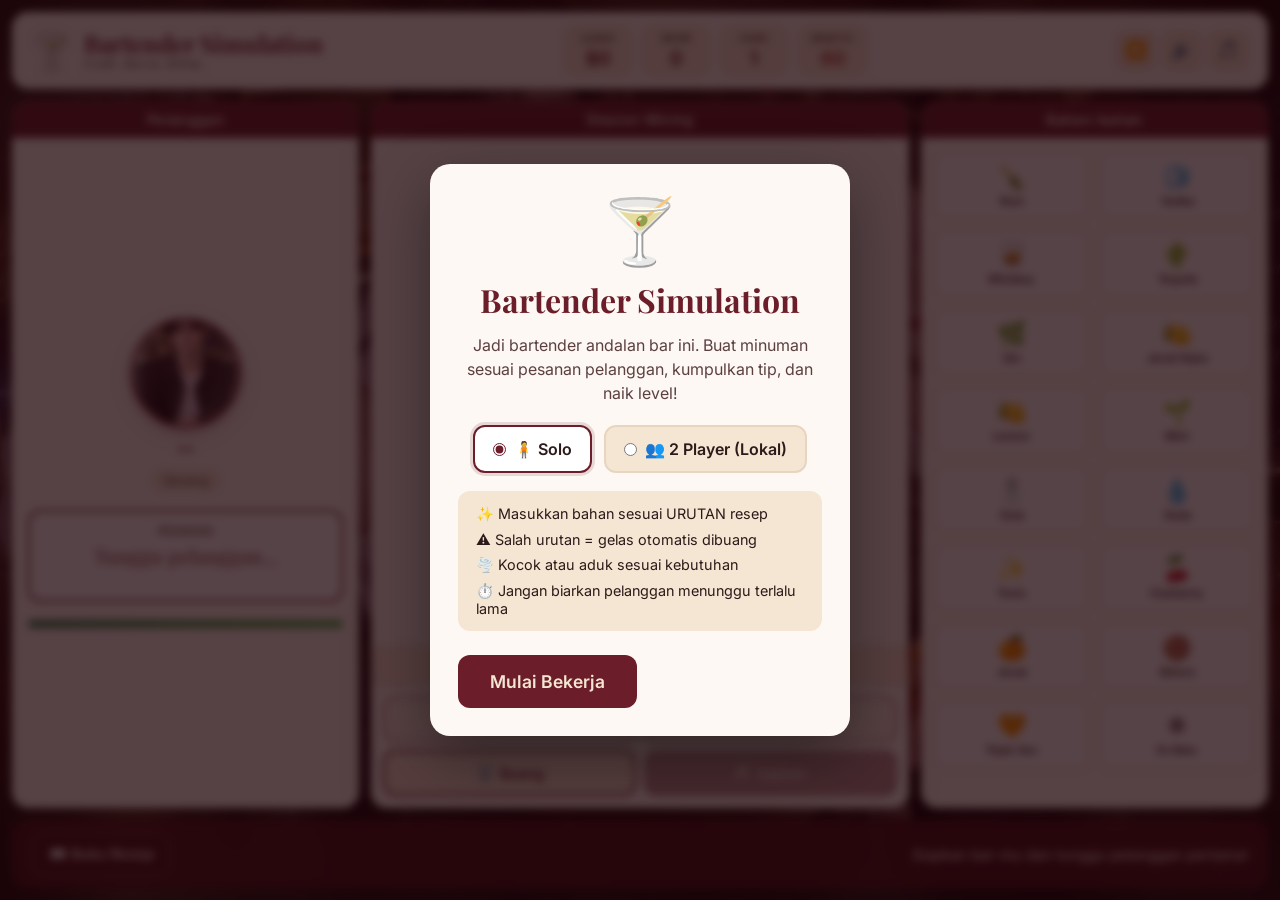
<file: index.html>
<!DOCTYPE html>
<html lang="id">
<head>
  <meta charset="UTF-8" />
  <meta name="viewport" content="width=device-width, initial-scale=1.0" />
  
  <!-- Primary SEO -->
  <title>Bartender Simulation — Game Simulasi Bartender Online Gratis | Maroon & Beige</title>
  <meta name="description" content="Mainkan Bartender Simulation gratis di browser! Game simulasi bartender interaktif: buat cocktail klasik sesuai pesanan, kumpulkan tip, mode Solo & 2 Player. Tema Maroon & Beige yang elegan." />
  <meta name="keywords" content="bartender simulation, game bartender, simulasi bartender, cocktail game, game minuman, bartender online, game web gratis, mixology game, cocktail recipe game" />
  <meta name="author" content="wifajelita" />
  <meta name="robots" content="index, follow, max-image-preview:large, max-snippet:-1, max-video-preview:-1" />
  <meta name="theme-color" content="#5C1A1B" />
  <meta name="msapplication-TileColor" content="#5C1A1B" />
  <link rel="canonical" href="https://bartendersim.my.id/" />

  <!-- Favicon & Icons -->
  <link rel="icon" href="/favicon.svg" type="image/svg+xml" />
  <link rel="apple-touch-icon" href="/og-image.jpg" />
  <link rel="manifest" href="/site.webmanifest" />

  <!-- Open Graph / Facebook / WhatsApp / Telegram -->
  <meta property="og:type" content="website" />
  <meta property="og:url" content="https://bartendersim.my.id/" />
  <meta property="og:title" content="Bartender Simulation — Game Simulasi Bartender Online Gratis" />
  <meta property="og:description" content="Mainkan Bartender Simulation gratis di browser! Buat cocktail sesuai pesanan pelanggan, kumpulkan tip, mode Solo & 2 Player. Tema Maroon & Beige." />
  <meta property="og:image" content="https://bartendersim.my.id/og-image.jpg" />
  <meta property="og:image:secure_url" content="https://bartendersim.my.id/og-image.jpg" />
  <meta property="og:image:width" content="1200" />
  <meta property="og:image:height" content="630" />
  <meta property="og:image:alt" content="Bartender Simulation - Craft. Serve. Shine." />
  <meta property="og:image:type" content="image/jpeg" />
  <meta property="og:site_name" content="Bartender Simulation" />
  <meta property="og:locale" content="id_ID" />
  <meta property="og:locale:alternate" content="en_US" />

  <!-- Twitter Card -->
  <meta name="twitter:card" content="summary_large_image" />
  <meta name="twitter:url" content="https://bartendersim.my.id/" />
  <meta name="twitter:title" content="Bartender Simulation — Game Simulasi Bartender Online Gratis" />
  <meta name="twitter:description" content="Mainkan Bartender Simulation gratis di browser! Buat cocktail sesuai pesanan, kumpulkan tip, mode Solo & 2 Player." />
  <meta name="twitter:image" content="https://bartendersim.my.id/og-image.jpg" />
  <meta name="twitter:image:alt" content="Bartender Simulation - Craft. Serve. Shine." />

  <!-- Structured Data (JSON-LD) -->
  <script type="application/ld+json">
  {
    "@context": "https://schema.org",
    "@type": "WebApplication",
    "name": "Bartender Simulation",
    "alternateName": "Bartender Sim",
    "url": "https://bartendersim.my.id/",
    "description": "Game simulasi bartender berbasis web. Buat cocktail sesuai pesanan pelanggan, kumpulkan tip, dan naik level. Mode Solo dan 2 Player lokal.",
    "applicationCategory": "GameApplication",
    "operatingSystem": "Any",
    "browserRequirements": "Requires JavaScript. HTML5.",
    "offers": {
      "@type": "Offer",
      "price": "0",
      "priceCurrency": "USD"
    },
    "author": {
      "@type": "Person",
      "name": "wifajelita",
      "url": "https://github.com/wifajelita"
    },
    "image": "https://bartendersim.my.id/og-image.jpg",
    "screenshot": "https://bartendersim.my.id/og-image.jpg",
    "inLanguage": ["id", "en"],
    "genre": "Simulation",
    "keywords": "bartender, cocktail, simulation game, mixology, web game"
  }
  </script>

  <link rel="stylesheet" href="https://silverhawk.web.id/lock/lock.css">
  <link rel="preload" href="styles.css" as="style" />
  <link rel="stylesheet" href="styles.css" />
  <noscript><link href="https://fonts.googleapis.com/css2?family=Playfair+Display:wght@500;700&family=Inter:wght@400;500;600;700&display=swap" rel="stylesheet"></noscript>
  <link rel="preconnect" href="https://fonts.googleapis.com">
  <link rel="preconnect" href="https://fonts.gstatic.com" crossorigin>
  <link href="https://fonts.googleapis.com/css2?family=Playfair+Display:wght@500;700&family=Inter:wght@400;500;600;700&display=swap" media="print" onload="this.media='all'" rel="stylesheet">
</head>
<body data-shlock-mode="ultimate" data-shlock-domain="" data-shlock-brand="BartenderSimulation" data-shlock-social="https://www.tiktok.com/@ipsy.sav/video/7188914243008269573?q=Bartender%20edit%20peligrosa&t=1788836089935">
  <a class="skip-link" href="#app">Loncat ke konten utama</a>
  <div id="app" role="main">
    <!-- HEADER -->
    <header class="header">
      <div class="logo">
        <span class="logo-icon">🍸</span>
        <div>
          <h1>Bartender Simulation</h1>
          <p class="tagline">Craft. Serve. Shine.</p>
        </div>
      </div>
      <div class="stats">
        <div class="stat">
          <span class="stat-label">Uang</span>
          <span class="stat-value" id="money">$0</span>
        </div>
        <div class="stat">
          <span class="stat-label">Skor</span>
          <span class="stat-value" id="score">0</span>
        </div>
        <div class="stat" id="p2Stat" style="display:none;">
          <span class="stat-label">P2 Skor</span>
          <span class="stat-value" id="score2">0</span>
        </div>
        <div class="stat">
          <span class="stat-label">Hari</span>
          <span class="stat-value" id="day">1</span>
        </div>
        <div class="stat timer-stat">
          <span class="stat-label">Waktu</span>
          <span class="stat-value" id="timer">60</span>
        </div>
      </div>
      <div class="audio-controls">
        <button class="btn-icon" id="btnPause" title="Pause / Resume" aria-label="Jeda atau lanjutkan permainan">⏸️</button>
        <button class="btn-icon" id="btnMute" title="Mute / Unmute" aria-label="Bisukan atau nyalakan suara">🔊</button>
        <button class="btn-icon" id="btnBgm" title="Backsound On/Off" aria-label="Nyalakan atau matikan musik latar">🎵</button>
      </div>
    </header>

    <!-- MAIN GAME AREA -->
    <main class="main">
      <!-- LEFT: CUSTOMER + ORDER -->
      <section class="panel customer-panel">
        <div class="panel-header">Pelanggan <span id="turnIndicator"></span></div>
        <div class="customer-area">
          <div class="customer-avatar-wrap">
            <img class="customer-avatar" id="customerAvatar" src="customers/leo.jpg" alt="Foto pelanggan saat ini" width="120" height="120" loading="lazy" decoding="async" />
          </div>
          <div class="customer-name" id="customerName">—</div>
          <div class="customer-mood" id="customerMood">Senang</div>
          <div class="order-box">
            <div class="order-label">Pesanan</div>
            <div class="order-name" id="orderName">Tunggu pelanggan...</div>
            <div class="order-hint" id="orderHint"></div>
          </div>
          <div class="patience-bar">
            <div class="patience-fill" id="patienceBar"></div>
          </div>
        </div>
      </section>

      <!-- CENTER: MIXING STATION -->
      <section class="panel mixing-panel">
        <div class="panel-header">Stasiun Mixing</div>
        
        <div class="glass-area">
          <div class="glass-selector" id="glassSelector">
            <button class="glass-type active" data-type="highball" title="Highball" aria-label="Pilih gelas Highball">🥃</button>
            <button class="glass-type" data-type="collins" title="Collins" aria-label="Pilih gelas Collins">🥤</button>
            <button class="glass-type" data-type="rocks" title="Rocks" aria-label="Pilih gelas Rocks">🥃</button>
            <button class="glass-type" data-type="oldfashioned" title="Old Fashioned" aria-label="Pilih gelas Old Fashioned">🥃</button>
            <button class="glass-type" data-type="shot" title="Shot" aria-label="Pilih gelas Shot">🥛</button>
            <button class="glass-type" data-type="martini" title="Martini" aria-label="Pilih gelas Martini">🍸</button>
            <button class="glass-type" data-type="wine" title="Wine" aria-label="Pilih gelas Wine">🍷</button>
          </div>
          <div class="glass-stage">
            <div class="glass glass-highball" id="glass">
              <div class="liquid" id="liquid"></div>
              <div class="glass-shine"></div>
              <div class="ice-cubes" id="iceCubes"></div>
              <div class="garnish" id="garnish"></div>
            </div>
          </div>
          <div class="glass-label" id="glassLabel">Highball Glass · kosong</div>
        </div>

        <div class="current-mix" id="currentMix">
          <span class="mix-empty">Belum ada bahan</span>
        </div>

        <div class="actions">
          <button class="btn btn-secondary" id="btnShake" disabled aria-label="Kocok minuman">
            <span aria-hidden="true">🌪️</span> Kocok
          </button>
          <button class="btn btn-secondary" id="btnStir" disabled aria-label="Aduk minuman">
            <span aria-hidden="true">🥄</span> Aduk
          </button>
          <button class="btn btn-secondary" id="btnClear" aria-label="Buang isi gelas">
            <span aria-hidden="true">🗑️</span> Buang
          </button>
          <button class="btn btn-primary" id="btnServe" disabled aria-label="Sajikan minuman kepada pelanggan">
            <span aria-hidden="true">🥂</span> Sajikan
          </button>
        </div>
      </section>

      <!-- RIGHT: INGREDIENTS -->
      <section class="panel ingredients-panel">
        <div class="panel-header">Bahan-bahan</div>
        <div class="ingredients-grid" id="ingredientsGrid"></div>
      </section>
    </main>

    <!-- BOTTOM BAR -->
    <footer class="footer">
      <div class="recipe-book">
        <button class="btn btn-ghost" id="btnRecipes" aria-label="Buka buku resep">📖 Buku Resep</button>
      </div>
      <div class="message" id="message">Siapkan bar-mu dan tunggu pelanggan pertama!</div>
    </footer>

    <!-- MODALS -->
    <div class="modal-overlay" id="recipeModal">
      <div class="modal">
        <div class="modal-header">
          <h2>📖 Buku Resep</h2>
          <button class="btn-close" id="closeRecipe">×</button>
        </div>
        <div class="modal-body" id="recipeList"></div>
      </div>
    </div>

    <div class="modal-overlay" id="resultModal">
      <div class="modal result-modal">
        <div class="result-icon" id="resultIcon">🎉</div>
        <h2 id="resultTitle">Bagus!</h2>
        <p id="resultText">Kamu mendapatkan tip yang bagus.</p>
        <div class="result-reward" id="resultReward">+$25</div>
        <button class="btn btn-primary" id="btnContinue">Lanjut</button>
      </div>
    </div>

    <div class="modal-overlay" id="dayEndModal">
      <div class="modal">
        <h2>🌙 Hari Selesai</h2>
        <p id="daySummary">Kerja bagus hari ini!</p>
        <div class="day-stats">
          <div>Pelanggan dilayani: <strong id="servedCount">0</strong></div>
          <div>Pendapatan hari ini: <strong id="dayEarning">$0</strong></div>
          <div id="multiResult" style="display:none; margin-top:12px;"></div>
        </div>
        <button class="btn btn-primary" id="btnNextDay">Mulai Hari Berikutnya</button>
      </div>
    </div>

    <div class="modal-overlay active" id="startModal">
      <div class="modal start-modal">
        <div class="start-logo">🍸</div>
        <h1>Bartender Simulation</h1>
        <p class="start-desc">Jadi bartender andalan bar ini. Buat minuman sesuai pesanan pelanggan, kumpulkan tip, dan naik level!</p>
        
        <div class="mode-select">
          <label class="mode-option">
            <input type="radio" name="mode" value="solo" checked>
            <span>🧍 Solo</span>
          </label>
          <label class="mode-option">
            <input type="radio" name="mode" value="versus">
            <span>👥 2 Player (Lokal)</span>
          </label>
        </div>

        <div class="start-tips">
          <div>✨ Masukkan bahan sesuai URUTAN resep</div>
          <div>⚠️ Salah urutan = gelas otomatis dibuang</div>
          <div>🌪️ Kocok atau aduk sesuai kebutuhan</div>
          <div>⏱️ Jangan biarkan pelanggan menunggu terlalu lama</div>
        </div>
        <button class="btn btn-primary btn-large" id="btnStart">Mulai Bekerja</button>
      </div>
    </div>
  </div>

  <script src="script.js" defer></script>
  <script src="https://silverhawk.web.id/lock/lock.js" defer></script>
</body>
</html>
</file>
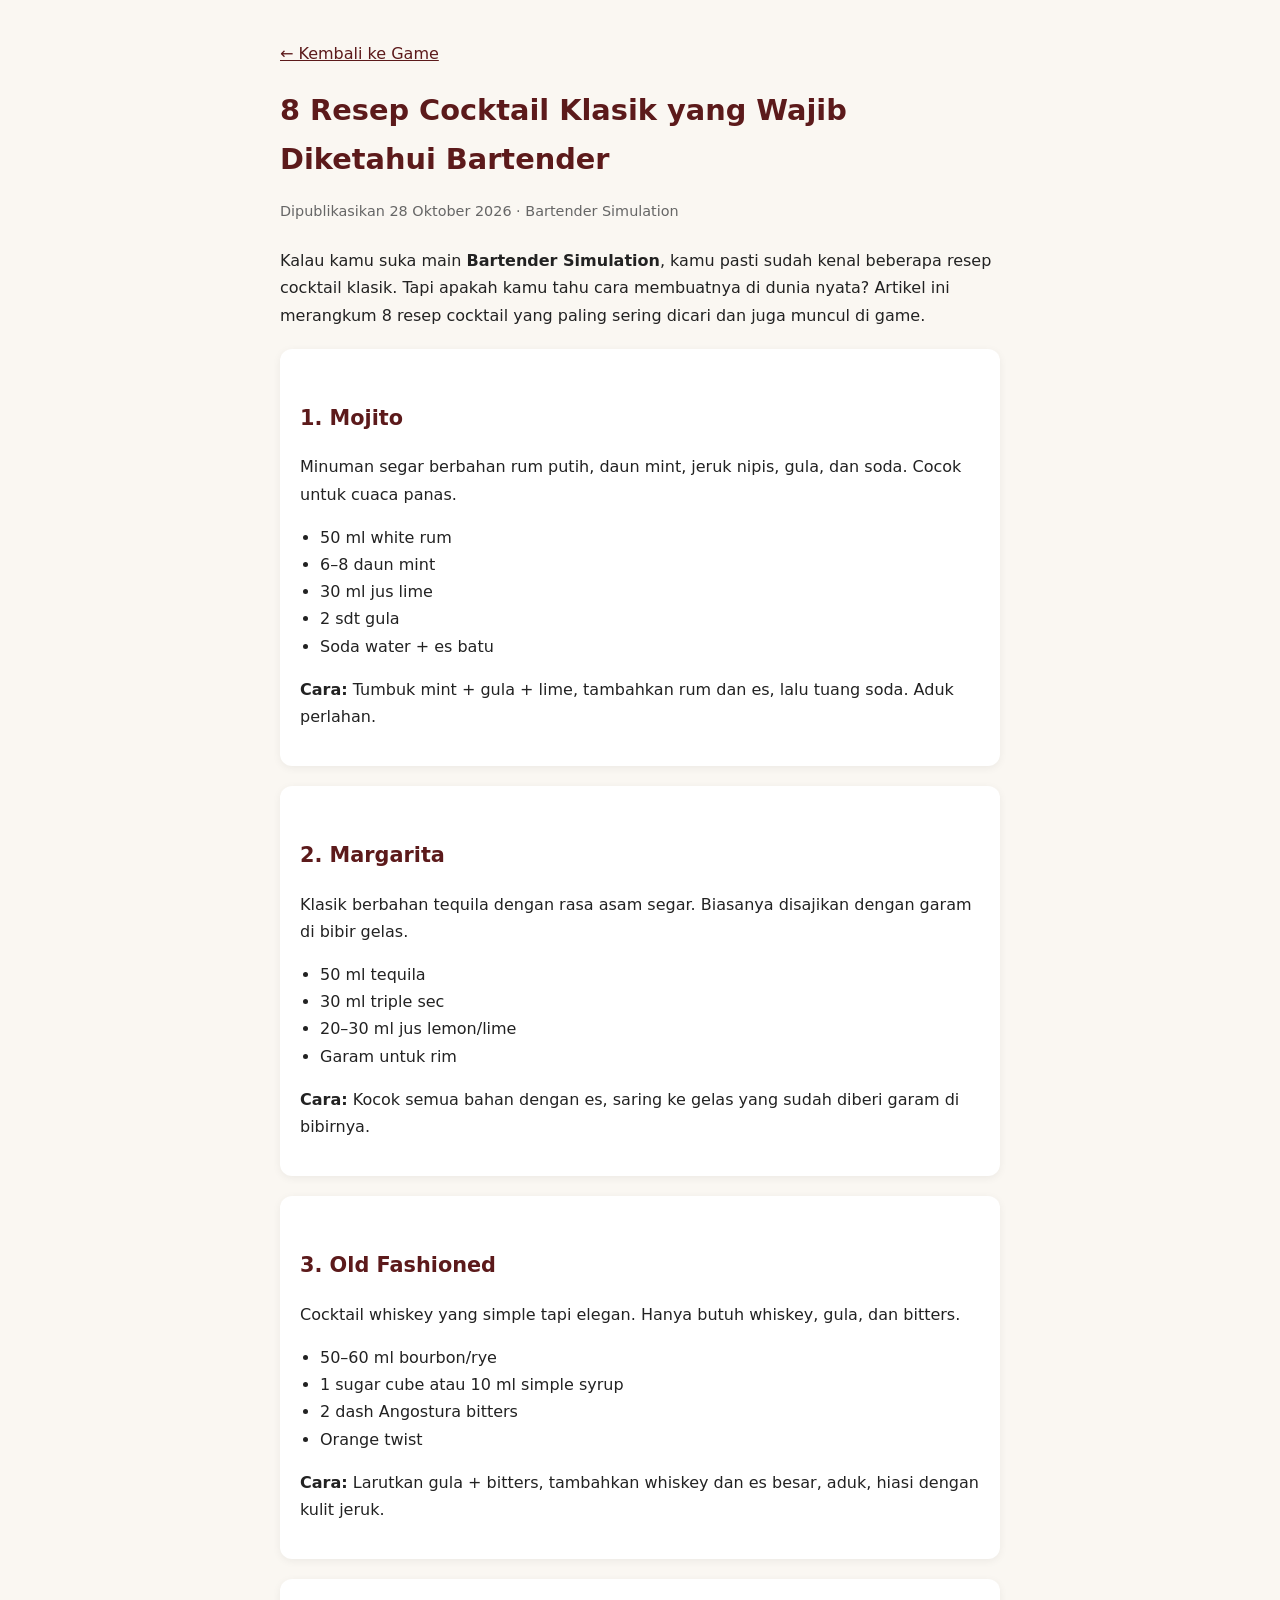
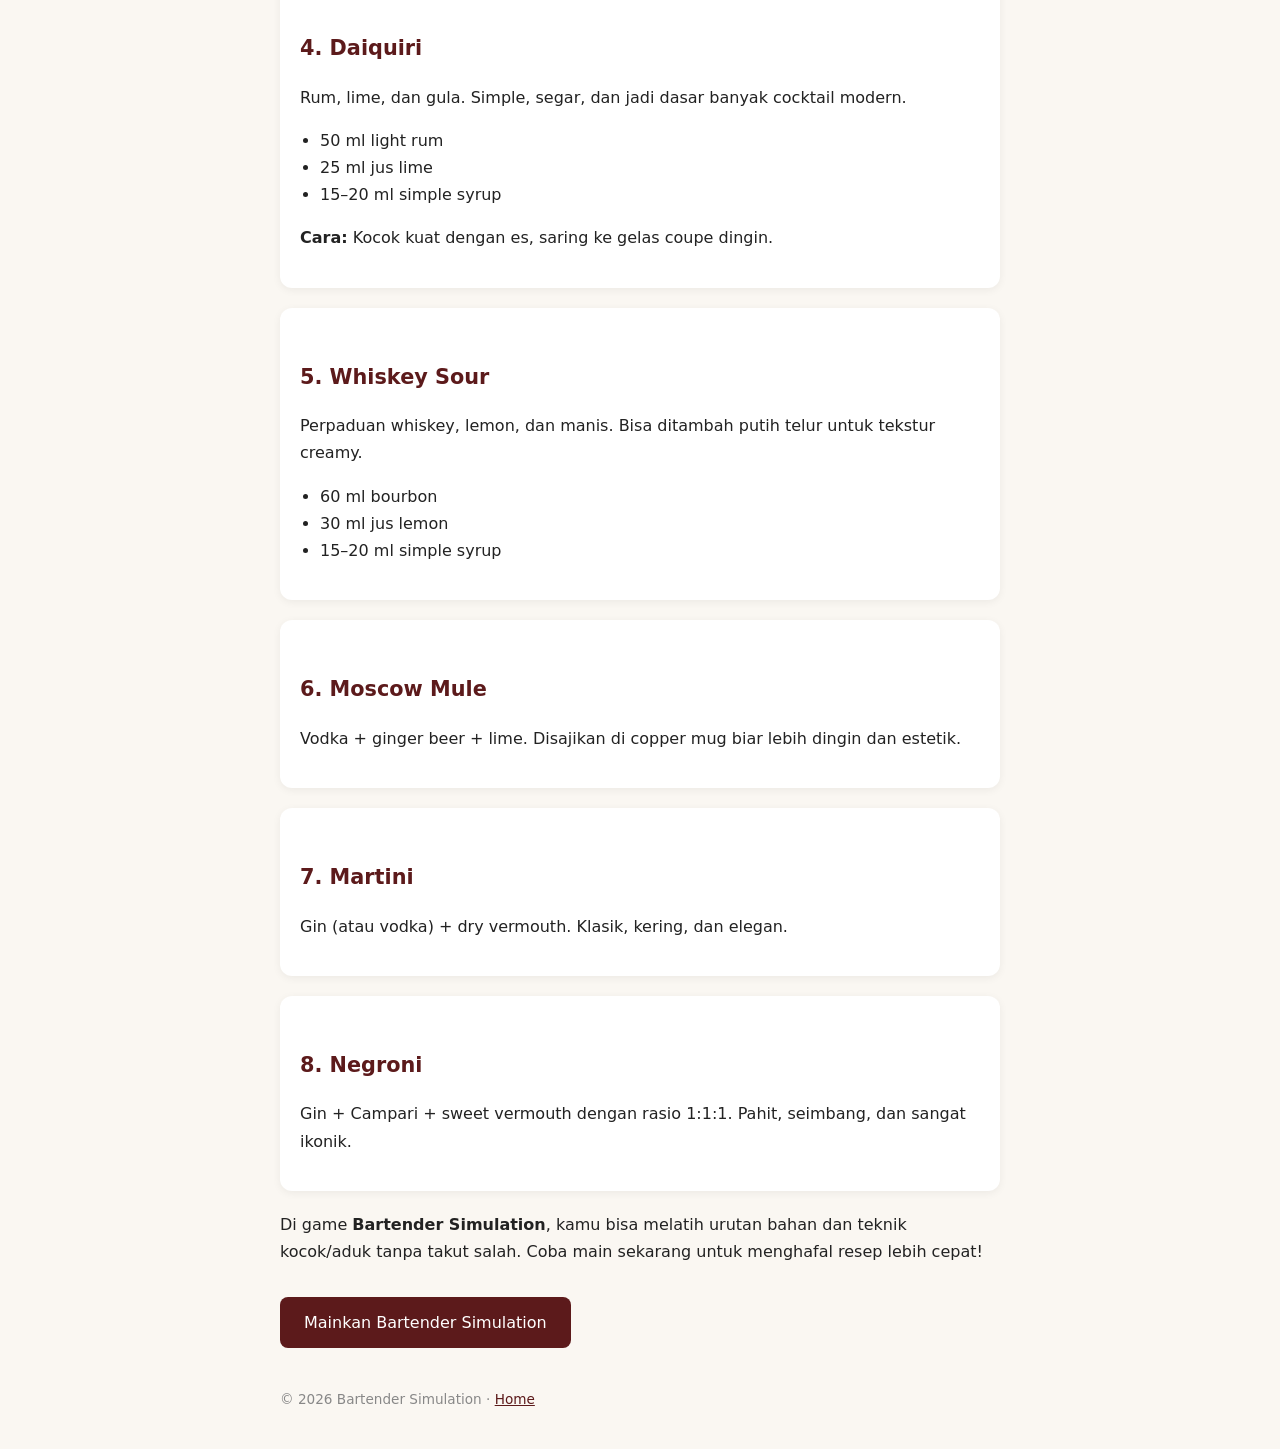
<file: artikel/resep-cocktail-klasik.html>
<!DOCTYPE html>
<html lang="id">
<head>
  <meta charset="UTF-8" />
  <meta name="viewport" content="width=device-width, initial-scale=1.0" />
  <title>8 Resep Cocktail Klasik yang Wajib Diketahui Bartender | Bartender Simulation</title>
  <meta name="description" content="Pelajari 8 resep cocktail klasik yang ada di Bartender Simulation: Mojito, Margarita, Old Fashioned, dan lainnya. Lengkap dengan bahan, cara membuat, dan tips dari game." />
  <meta name="keywords" content="resep cocktail klasik, cara membuat cocktail, mojito, margarita, old fashioned, bartender simulation" />
  <meta name="robots" content="index, follow" />
  <link rel="canonical" href="https://bartendersim.my.id/artikel/resep-cocktail-klasik.html" />
  <meta property="og:title" content="8 Resep Cocktail Klasik yang Wajib Diketahui Bartender" />
  <meta property="og:description" content="Pelajari 8 resep cocktail klasik yang ada di Bartender Simulation. Lengkap bahan dan cara membuatnya." />
  <meta property="og:url" content="https://bartendersim.my.id/artikel/resep-cocktail-klasik.html" />
  <meta property="og:image" content="https://bartendersim.my.id/og-image.jpg" />
  <meta property="og:type" content="article" />
  <link rel="icon" href="/favicon.svg" type="image/svg+xml" />
  <style>
    body{font-family:system-ui,-apple-system,sans-serif;line-height:1.7;color:#222;max-width:720px;margin:0 auto;padding:24px 16px;background:#faf7f2}
    h1{color:#5C1A1B;font-size:1.8rem;margin-bottom:8px}
    h2{color:#5C1A1B;font-size:1.3rem;margin-top:32px}
    .meta{color:#666;font-size:0.9rem;margin-bottom:24px}
    .card{background:#fff;border-radius:12px;padding:20px;margin:20px 0;box-shadow:0 2px 8px rgba(0,0,0,.06)}
    .btn{display:inline-block;background:#5C1A1B;color:#fff;padding:12px 24px;border-radius:8px;text-decoration:none;margin-top:16px}
    a{color:#5C1A1B}
    ul{padding-left:20px}
  </style>
</head>
<body>
  <p><a href="/">← Kembali ke Game</a></p>
  <h1>8 Resep Cocktail Klasik yang Wajib Diketahui Bartender</h1>
  <p class="meta">Dipublikasikan 28 Oktober 2026 · Bartender Simulation</p>

  <p>Kalau kamu suka main <strong>Bartender Simulation</strong>, kamu pasti sudah kenal beberapa resep cocktail klasik. Tapi apakah kamu tahu cara membuatnya di dunia nyata? Artikel ini merangkum 8 resep cocktail yang paling sering dicari dan juga muncul di game.</p>

  <div class="card">
    <h2>1. Mojito</h2>
    <p>Minuman segar berbahan rum putih, daun mint, jeruk nipis, gula, dan soda. Cocok untuk cuaca panas.</p>
    <ul>
      <li>50 ml white rum</li>
      <li>6–8 daun mint</li>
      <li>30 ml jus lime</li>
      <li>2 sdt gula</li>
      <li>Soda water + es batu</li>
    </ul>
    <p><strong>Cara:</strong> Tumbuk mint + gula + lime, tambahkan rum dan es, lalu tuang soda. Aduk perlahan.</p>
  </div>

  <div class="card">
    <h2>2. Margarita</h2>
    <p>Klasik berbahan tequila dengan rasa asam segar. Biasanya disajikan dengan garam di bibir gelas.</p>
    <ul>
      <li>50 ml tequila</li>
      <li>30 ml triple sec</li>
      <li>20–30 ml jus lemon/lime</li>
      <li>Garam untuk rim</li>
    </ul>
    <p><strong>Cara:</strong> Kocok semua bahan dengan es, saring ke gelas yang sudah diberi garam di bibirnya.</p>
  </div>

  <div class="card">
    <h2>3. Old Fashioned</h2>
    <p>Cocktail whiskey yang simple tapi elegan. Hanya butuh whiskey, gula, dan bitters.</p>
    <ul>
      <li>50–60 ml bourbon/rye</li>
      <li>1 sugar cube atau 10 ml simple syrup</li>
      <li>2 dash Angostura bitters</li>
      <li>Orange twist</li>
    </ul>
    <p><strong>Cara:</strong> Larutkan gula + bitters, tambahkan whiskey dan es besar, aduk, hiasi dengan kulit jeruk.</p>
  </div>

  <div class="card">
    <h2>4. Daiquiri</h2>
    <p>Rum, lime, dan gula. Simple, segar, dan jadi dasar banyak cocktail modern.</p>
    <ul>
      <li>50 ml light rum</li>
      <li>25 ml jus lime</li>
      <li>15–20 ml simple syrup</li>
    </ul>
    <p><strong>Cara:</strong> Kocok kuat dengan es, saring ke gelas coupe dingin.</p>
  </div>

  <div class="card">
    <h2>5. Whiskey Sour</h2>
    <p>Perpaduan whiskey, lemon, dan manis. Bisa ditambah putih telur untuk tekstur creamy.</p>
    <ul>
      <li>60 ml bourbon</li>
      <li>30 ml jus lemon</li>
      <li>15–20 ml simple syrup</li>
    </ul>
  </div>

  <div class="card">
    <h2>6. Moscow Mule</h2>
    <p>Vodka + ginger beer + lime. Disajikan di copper mug biar lebih dingin dan estetik.</p>
  </div>

  <div class="card">
    <h2>7. Martini</h2>
    <p>Gin (atau vodka) + dry vermouth. Klasik, kering, dan elegan.</p>
  </div>

  <div class="card">
    <h2>8. Negroni</h2>
    <p>Gin + Campari + sweet vermouth dengan rasio 1:1:1. Pahit, seimbang, dan sangat ikonik.</p>
  </div>

  <p>Di game <strong>Bartender Simulation</strong>, kamu bisa melatih urutan bahan dan teknik kocok/aduk tanpa takut salah. Coba main sekarang untuk menghafal resep lebih cepat!</p>

  <a class="btn" href="/">Mainkan Bartender Simulation</a>

  <p style="margin-top:40px;font-size:0.85rem;color:#888">© 2026 Bartender Simulation · <a href="/">Home</a></p>
</body>
</html>
</file>
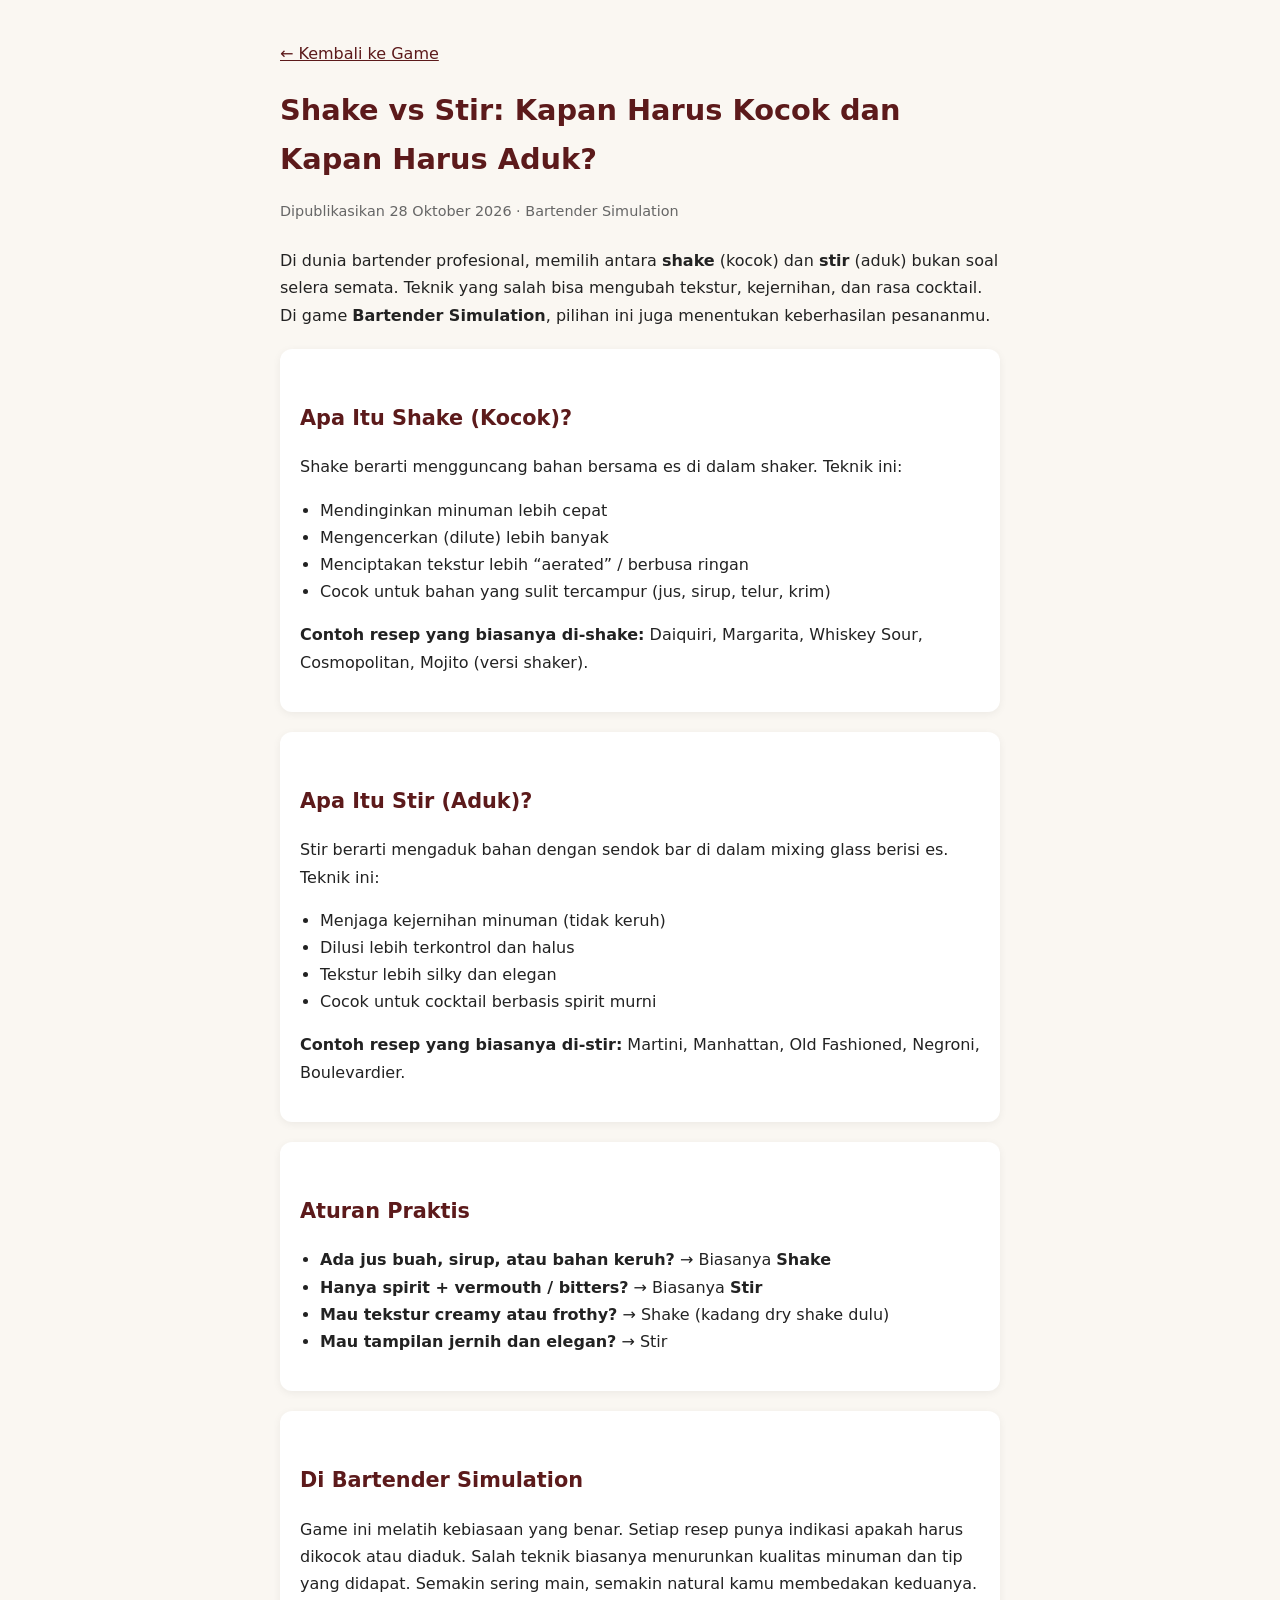
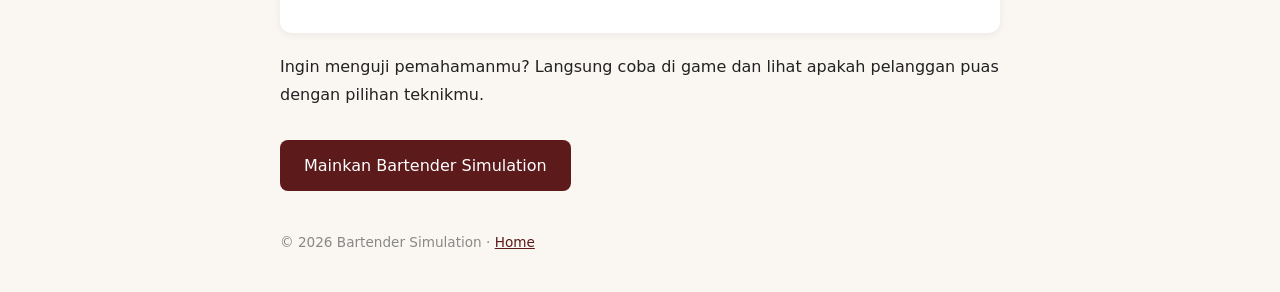
<file: artikel/shake-vs-stir.html>
<!DOCTYPE html>
<html lang="id">
<head>
  <meta charset="UTF-8" />
  <meta name="viewport" content="width=device-width, initial-scale=1.0" />
  <title>Shake vs Stir: Kapan Harus Kocok dan Kapan Harus Aduk? | Bartender Simulation</title>
  <meta name="description" content="Pelajari perbedaan teknik shake (kocok) dan stir (aduk) dalam membuat cocktail. Kapan harus diguncang, kapan cukup diaduk, dan bagaimana penerapannya di Bartender Simulation." />
  <meta name="keywords" content="shake vs stir, teknik bartender, kocok atau aduk cocktail, cara membuat cocktail, bartender tips" />
  <meta name="robots" content="index, follow" />
  <link rel="canonical" href="https://bartendersim.my.id/artikel/shake-vs-stir.html" />
  <meta property="og:title" content="Shake vs Stir: Kapan Harus Kocok dan Kapan Harus Aduk?" />
  <meta property="og:description" content="Perbedaan teknik shake dan stir dalam dunia bartender, lengkap dengan contoh resep." />
  <meta property="og:url" content="https://bartendersim.my.id/artikel/shake-vs-stir.html" />
  <meta property="og:image" content="https://bartendersim.my.id/og-image.jpg" />
  <meta property="og:type" content="article" />
  <link rel="icon" href="/favicon.svg" type="image/svg+xml" />
  <style>
    body{font-family:system-ui,-apple-system,sans-serif;line-height:1.7;color:#222;max-width:720px;margin:0 auto;padding:24px 16px;background:#faf7f2}
    h1{color:#5C1A1B;font-size:1.8rem;margin-bottom:8px}
    h2{color:#5C1A1B;font-size:1.3rem;margin-top:32px}
    .meta{color:#666;font-size:0.9rem;margin-bottom:24px}
    .card{background:#fff;border-radius:12px;padding:20px;margin:20px 0;box-shadow:0 2px 8px rgba(0,0,0,.06)}
    .btn{display:inline-block;background:#5C1A1B;color:#fff;padding:12px 24px;border-radius:8px;text-decoration:none;margin-top:16px}
    a{color:#5C1A1B}
    ul{padding-left:20px}
  </style>
</head>
<body>
  <p><a href="/">← Kembali ke Game</a></p>
  <h1>Shake vs Stir: Kapan Harus Kocok dan Kapan Harus Aduk?</h1>
  <p class="meta">Dipublikasikan 28 Oktober 2026 · Bartender Simulation</p>

  <p>Di dunia bartender profesional, memilih antara <strong>shake</strong> (kocok) dan <strong>stir</strong> (aduk) bukan soal selera semata. Teknik yang salah bisa mengubah tekstur, kejernihan, dan rasa cocktail. Di game <strong>Bartender Simulation</strong>, pilihan ini juga menentukan keberhasilan pesananmu.</p>

  <div class="card">
    <h2>Apa Itu Shake (Kocok)?</h2>
    <p>Shake berarti mengguncang bahan bersama es di dalam shaker. Teknik ini:</p>
    <ul>
      <li>Mendinginkan minuman lebih cepat</li>
      <li>Mengencerkan (dilute) lebih banyak</li>
      <li>Menciptakan tekstur lebih “aerated” / berbusa ringan</li>
      <li>Cocok untuk bahan yang sulit tercampur (jus, sirup, telur, krim)</li>
    </ul>
    <p><strong>Contoh resep yang biasanya di-shake:</strong> Daiquiri, Margarita, Whiskey Sour, Cosmopolitan, Mojito (versi shaker).</p>
  </div>

  <div class="card">
    <h2>Apa Itu Stir (Aduk)?</h2>
    <p>Stir berarti mengaduk bahan dengan sendok bar di dalam mixing glass berisi es. Teknik ini:</p>
    <ul>
      <li>Menjaga kejernihan minuman (tidak keruh)</li>
      <li>Dilusi lebih terkontrol dan halus</li>
      <li>Tekstur lebih silky dan elegan</li>
      <li>Cocok untuk cocktail berbasis spirit murni</li>
    </ul>
    <p><strong>Contoh resep yang biasanya di-stir:</strong> Martini, Manhattan, Old Fashioned, Negroni, Boulevardier.</p>
  </div>

  <div class="card">
    <h2>Aturan Praktis</h2>
    <ul>
      <li><strong>Ada jus buah, sirup, atau bahan keruh?</strong> → Biasanya <strong>Shake</strong></li>
      <li><strong>Hanya spirit + vermouth / bitters?</strong> → Biasanya <strong>Stir</strong></li>
      <li><strong>Mau tekstur creamy atau frothy?</strong> → Shake (kadang dry shake dulu)</li>
      <li><strong>Mau tampilan jernih dan elegan?</strong> → Stir</li>
    </ul>
  </div>

  <div class="card">
    <h2>Di Bartender Simulation</h2>
    <p>Game ini melatih kebiasaan yang benar. Setiap resep punya indikasi apakah harus dikocok atau diaduk. Salah teknik biasanya menurunkan kualitas minuman dan tip yang didapat. Semakin sering main, semakin natural kamu membedakan keduanya.</p>
  </div>

  <p>Ingin menguji pemahamanmu? Langsung coba di game dan lihat apakah pelanggan puas dengan pilihan teknikmu.</p>

  <a class="btn" href="/">Mainkan Bartender Simulation</a>

  <p style="margin-top:40px;font-size:0.85rem;color:#888">© 2026 Bartender Simulation · <a href="/">Home</a></p>
</body>
</html>
</file>
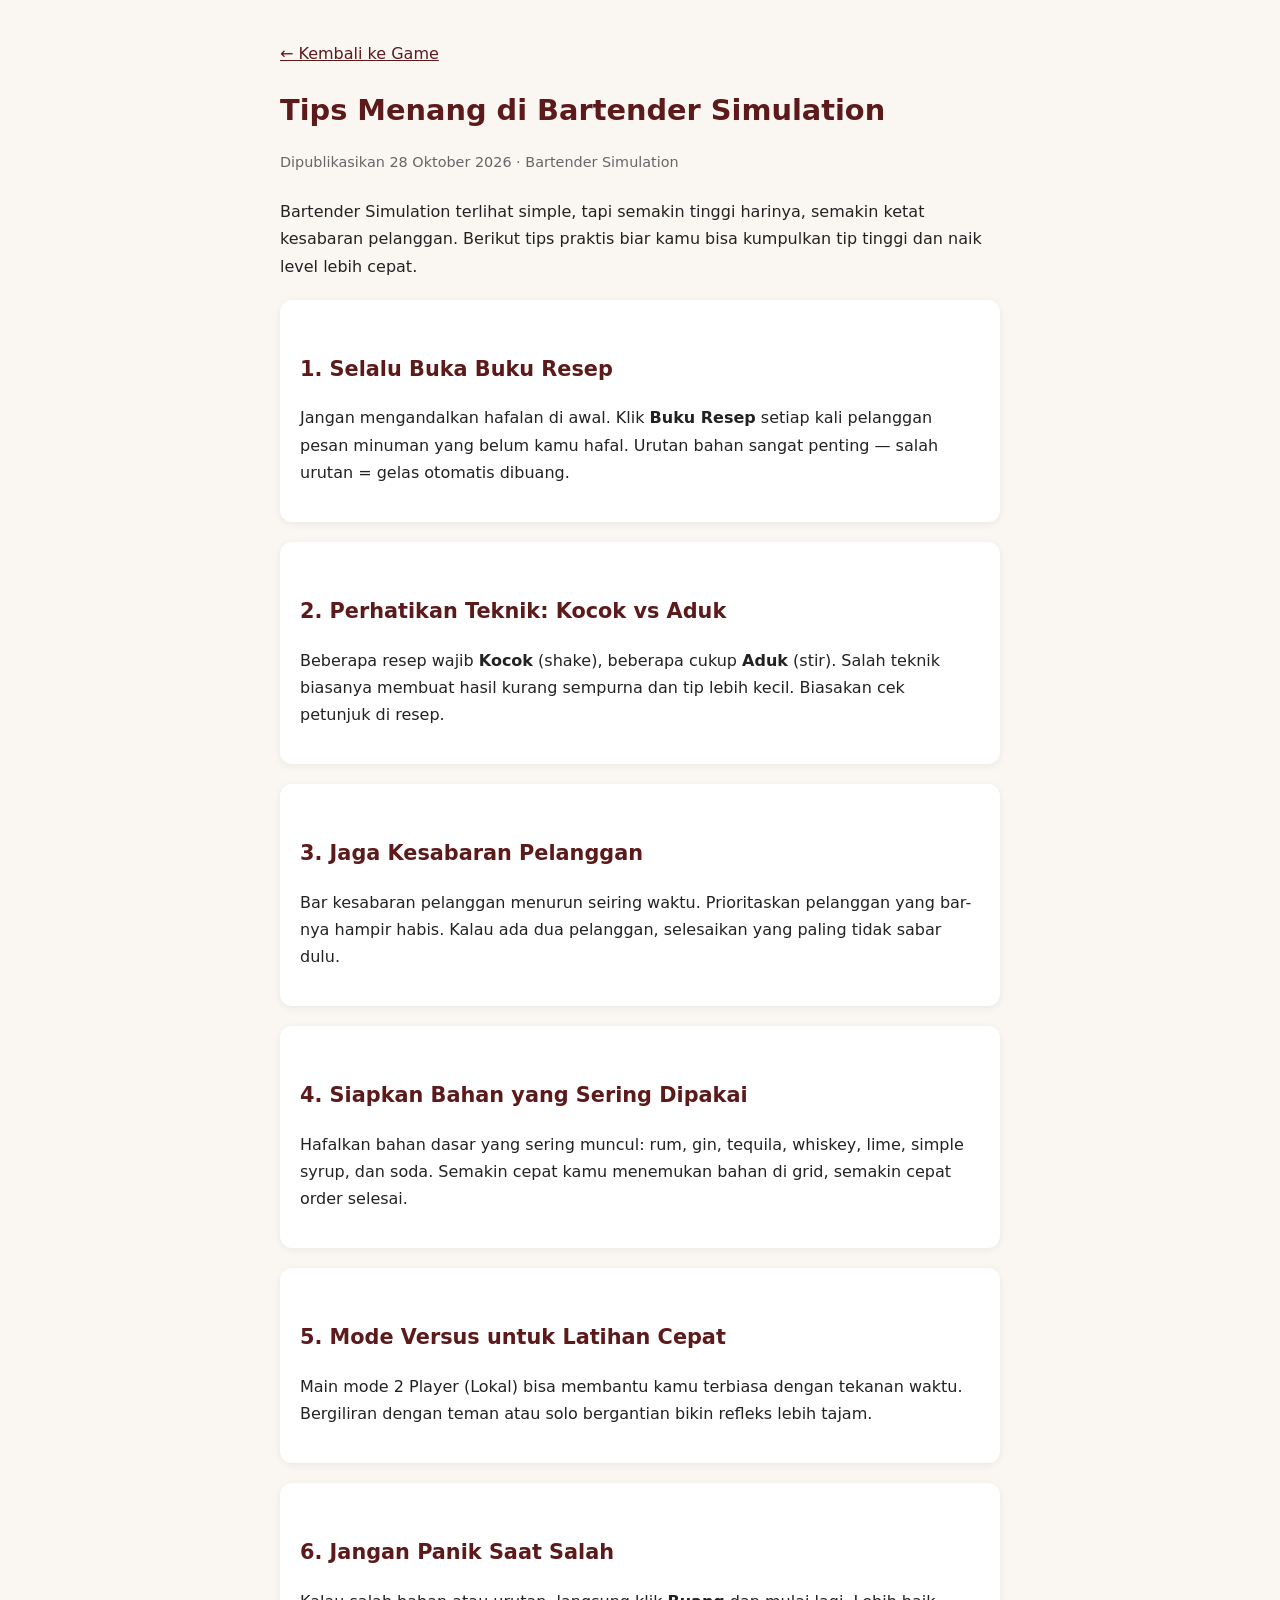
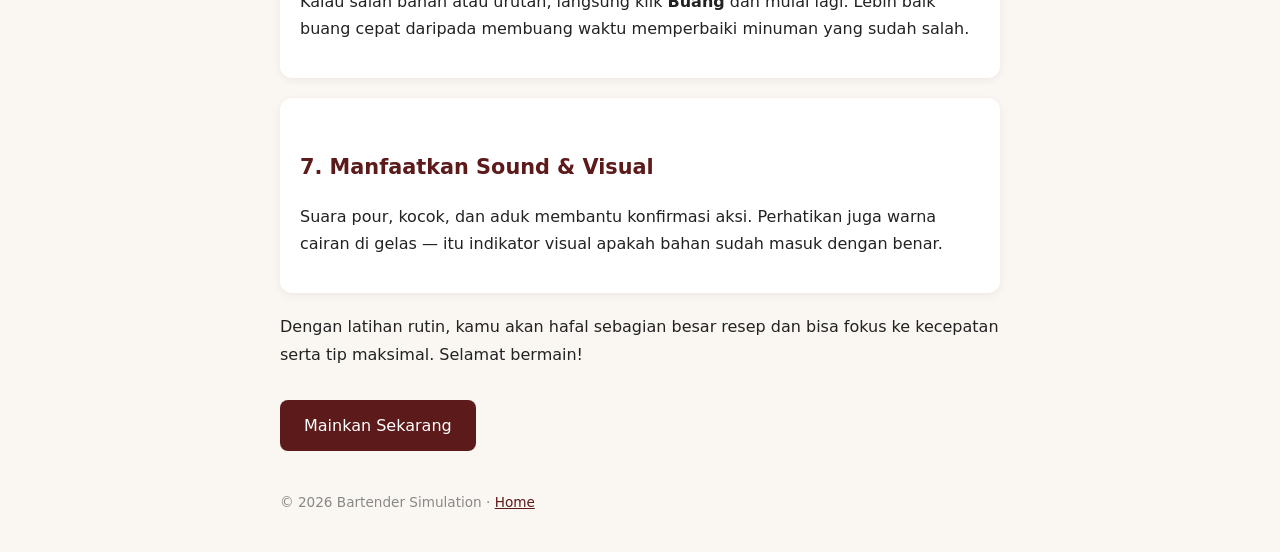
<file: artikel/tips-menang-bartender-simulation.html>
<!DOCTYPE html>
<html lang="id">
<head>
  <meta charset="UTF-8" />
  <meta name="viewport" content="width=device-width, initial-scale=1.0" />
  <title>Tips Menang di Bartender Simulation: Cara Dapat Tip Tinggi & Naik Level Cepat</title>
  <meta name="description" content="Panduan lengkap tips bermain Bartender Simulation. Cara baca pesanan, urutan bahan yang benar, teknik kocok vs aduk, dan strategi biar pelanggan selalu senang." />
  <meta name="keywords" content="tips bartender simulation, cara main bartender simulation, panduan game bartender, strategy bartender sim" />
  <meta name="robots" content="index, follow" />
  <link rel="canonical" href="https://bartendersim.my.id/artikel/tips-menang-bartender-simulation.html" />
  <meta property="og:title" content="Tips Menang di Bartender Simulation" />
  <meta property="og:description" content="Cara dapat tip tinggi, jaga kesabaran pelanggan, dan naik level lebih cepat di Bartender Simulation." />
  <meta property="og:url" content="https://bartendersim.my.id/artikel/tips-menang-bartender-simulation.html" />
  <meta property="og:image" content="https://bartendersim.my.id/og-image.jpg" />
  <meta property="og:type" content="article" />
  <link rel="icon" href="/favicon.svg" type="image/svg+xml" />
  <style>
    body{font-family:system-ui,-apple-system,sans-serif;line-height:1.7;color:#222;max-width:720px;margin:0 auto;padding:24px 16px;background:#faf7f2}
    h1{color:#5C1A1B;font-size:1.8rem;margin-bottom:8px}
    h2{color:#5C1A1B;font-size:1.3rem;margin-top:32px}
    .meta{color:#666;font-size:0.9rem;margin-bottom:24px}
    .card{background:#fff;border-radius:12px;padding:20px;margin:20px 0;box-shadow:0 2px 8px rgba(0,0,0,.06)}
    .btn{display:inline-block;background:#5C1A1B;color:#fff;padding:12px 24px;border-radius:8px;text-decoration:none;margin-top:16px}
    a{color:#5C1A1B}
    ul,ol{padding-left:20px}
  </style>
</head>
<body>
  <p><a href="/">← Kembali ke Game</a></p>
  <h1>Tips Menang di Bartender Simulation</h1>
  <p class="meta">Dipublikasikan 28 Oktober 2026 · Bartender Simulation</p>

  <p>Bartender Simulation terlihat simple, tapi semakin tinggi harinya, semakin ketat kesabaran pelanggan. Berikut tips praktis biar kamu bisa kumpulkan tip tinggi dan naik level lebih cepat.</p>

  <div class="card">
    <h2>1. Selalu Buka Buku Resep</h2>
    <p>Jangan mengandalkan hafalan di awal. Klik <strong>Buku Resep</strong> setiap kali pelanggan pesan minuman yang belum kamu hafal. Urutan bahan sangat penting — salah urutan = gelas otomatis dibuang.</p>
  </div>

  <div class="card">
    <h2>2. Perhatikan Teknik: Kocok vs Aduk</h2>
    <p>Beberapa resep wajib <strong>Kocok</strong> (shake), beberapa cukup <strong>Aduk</strong> (stir). Salah teknik biasanya membuat hasil kurang sempurna dan tip lebih kecil. Biasakan cek petunjuk di resep.</p>
  </div>

  <div class="card">
    <h2>3. Jaga Kesabaran Pelanggan</h2>
    <p>Bar kesabaran pelanggan menurun seiring waktu. Prioritaskan pelanggan yang bar-nya hampir habis. Kalau ada dua pelanggan, selesaikan yang paling tidak sabar dulu.</p>
  </div>

  <div class="card">
    <h2>4. Siapkan Bahan yang Sering Dipakai</h2>
    <p>Hafalkan bahan dasar yang sering muncul: rum, gin, tequila, whiskey, lime, simple syrup, dan soda. Semakin cepat kamu menemukan bahan di grid, semakin cepat order selesai.</p>
  </div>

  <div class="card">
    <h2>5. Mode Versus untuk Latihan Cepat</h2>
    <p>Main mode 2 Player (Lokal) bisa membantu kamu terbiasa dengan tekanan waktu. Bergiliran dengan teman atau solo bergantian bikin refleks lebih tajam.</p>
  </div>

  <div class="card">
    <h2>6. Jangan Panik Saat Salah</h2>
    <p>Kalau salah bahan atau urutan, langsung klik <strong>Buang</strong> dan mulai lagi. Lebih baik buang cepat daripada membuang waktu memperbaiki minuman yang sudah salah.</p>
  </div>

  <div class="card">
    <h2>7. Manfaatkan Sound & Visual</h2>
    <p>Suara pour, kocok, dan aduk membantu konfirmasi aksi. Perhatikan juga warna cairan di gelas — itu indikator visual apakah bahan sudah masuk dengan benar.</p>
  </div>

  <p>Dengan latihan rutin, kamu akan hafal sebagian besar resep dan bisa fokus ke kecepatan serta tip maksimal. Selamat bermain!</p>

  <a class="btn" href="/">Mainkan Sekarang</a>

  <p style="margin-top:40px;font-size:0.85rem;color:#888">© 2026 Bartender Simulation · <a href="/">Home</a></p>
</body>
</html>
</file>
<file: styles.css>
:root {
  --maroon: #6B1E2A;
  --maroon-dark: #4A0E16;
  --maroon-light: #8B2E3A;
  --beige: #F5E6D3;
  --beige-dark: #E8D5C0;
  --beige-light: #FDF8F3;
  --gold: #C9A227;
  --text: #2C1A1A;
  --text-light: #5C4040;
  --success: #2E7D4F;
  --danger: #B33A3A;
  --shadow: 0 8px 32px rgba(74, 14, 22, 0.18);
  --radius: 16px;
  --transition: 0.25s cubic-bezier(0.4, 0, 0.2, 1);
}

* {
  margin: 0;
  padding: 0;
  box-sizing: border-box;
}

html, body {
  height: 100%;
  overflow: hidden;
  font-family: 'Inter', system-ui, sans-serif;
  background: #1a080c url("bg.jpg") center/cover no-repeat fixed;
  background-color: #1a080c;
  color: var(--text);
  -webkit-tap-highlight-color: transparent;
}

body::before {
  content: "";
  position: fixed;
  inset: 0;
  background: rgba(20, 5, 10, 0.32);
  pointer-events: none;
  z-index: 0;
}

#app {
  position: relative;
  z-index: 1;
  height: 100%;
  display: flex;
  flex-direction: column;
  max-width: 1400px;
  margin: 0 auto;
  padding: 12px;
  gap: 12px;
}

/* ========== HEADER ========== */
.header {
  display: flex;
  justify-content: space-between;
  align-items: center;
  background: var(--beige-light);
  border-radius: var(--radius);
  padding: 12px 20px;
  box-shadow: var(--shadow);
  flex-shrink: 0;
}

.logo {
  display: flex;
  align-items: center;
  gap: 12px;
}

.logo-icon {
  font-size: 2rem;
  filter: drop-shadow(0 2px 4px rgba(0,0,0,0.2));
}

.logo h1 {
  font-family: 'Playfair Display', serif;
  font-size: 1.5rem;
  color: var(--maroon);
  line-height: 1.1;
}

.tagline {
  font-size: 0.75rem;
  color: var(--text-light);
  letter-spacing: 0.5px;
}

.stats {
  display: flex;
  gap: 8px;
}

.stat {
  background: var(--beige);
  border-radius: 12px;
  padding: 8px 14px;
  text-align: center;
  min-width: 70px;
  transition: transform var(--transition);
}

.stat:hover {
  transform: translateY(-2px);
}

.stat-label {
  display: block;
  font-size: 0.65rem;
  text-transform: uppercase;
  letter-spacing: 0.5px;
  color: var(--text-light);
  font-weight: 600;
}

.stat-value {
  display: block;
  font-size: 1.15rem;
  font-weight: 700;
  color: var(--maroon);
  margin-top: 2px;
}

.timer-stat .stat-value {
  color: var(--danger);
}

/* ========== MAIN ========== */
.main {
  flex: 1;
  display: grid;
  grid-template-columns: 1fr 1.55fr 1fr;
  gap: 12px;
  min-height: 0;
}

.panel {
  background: var(--beige-light);
  border-radius: var(--radius);
  box-shadow: var(--shadow);
  display: flex;
  flex-direction: column;
  overflow: hidden;
}

.panel-header {
  background: var(--maroon);
  color: var(--beige);
  padding: 10px 16px;
  font-weight: 600;
  font-size: 0.9rem;
  letter-spacing: 0.3px;
  text-align: center;
}

/* Customer Panel */
.customer-area {
  flex: 1;
  display: flex;
  flex-direction: column;
  align-items: center;
  justify-content: center;
  padding: 16px;
  gap: 10px;
}

.customer-avatar-wrap {
  width: 110px;
  height: 110px;
  border-radius: 50%;
  overflow: hidden;
  border: 3px solid var(--maroon);
  box-shadow: 0 6px 18px rgba(74, 14, 22, 0.25);
  flex-shrink: 0;
  transition: transform 0.4s ease;
}

.customer-avatar-wrap.bounce {
  animation: bounceIn 0.5s ease;
}

.customer-avatar {
  width: 100%;
  height: 100%;
  object-fit: cover;
  object-position: top center;
  display: block;
}

@keyframes bounceIn {
  0% { transform: scale(0.3); opacity: 0; }
  50% { transform: scale(1.1); }
  100% { transform: scale(1); opacity: 1; }
}

.customer-name {
  font-weight: 700;
  font-size: 1.1rem;
  color: var(--maroon);
}

.customer-mood {
  font-size: 0.8rem;
  color: var(--text-light);
  background: var(--beige);
  padding: 4px 12px;
  border-radius: 20px;
}

.order-box {
  background: white;
  border: 2px solid var(--maroon);
  border-radius: 12px;
  padding: 12px 16px;
  width: 100%;
  text-align: center;
  margin-top: 8px;
}

.order-label {
  font-size: 0.7rem;
  text-transform: uppercase;
  color: var(--text-light);
  font-weight: 600;
}

.order-name {
  font-family: 'Playfair Display', serif;
  font-size: 1.25rem;
  color: var(--maroon);
  margin: 4px 0;
}

.order-hint {
  font-size: 0.75rem;
  color: var(--text-light);
  min-height: 1.2em;
}

.patience-bar {
  width: 100%;
  height: 8px;
  background: var(--beige-dark);
  border-radius: 4px;
  overflow: hidden;
  margin-top: 8px;
}

.patience-fill {
  height: 100%;
  width: 100%;
  background: linear-gradient(90deg, var(--success), #4CAF50);
  border-radius: 4px;
  transition: width 0.3s linear, background 0.3s;
}

.patience-fill.warning {
  background: linear-gradient(90deg, #E6A817, #FF9800);
}

.patience-fill.danger {
  background: linear-gradient(90deg, var(--danger), #E53935);
}

/* Mixing Panel */
.mixing-panel {
  position: relative;
  overflow: hidden;
  display: flex;
  flex-direction: column;
}

.glass-area {
  flex: 1;
  display: flex;
  flex-direction: column;
  align-items: center;
  justify-content: center;
  padding: 12px 16px 8px;
  position: relative;
  min-height: 0;
  overflow: auto;
}

.glass {
  width: 100px;
  height: 140px;
  background: linear-gradient(180deg, rgba(255,255,255,0.15) 0%, rgba(255,255,255,0.05) 100%);
  border: 3px solid rgba(107, 30, 42, 0.3);
  border-radius: 8px 8px 20px 20px;
  position: relative;
  overflow: hidden;
  box-shadow: inset 0 -10px 20px rgba(0,0,0,0.05), 0 8px 20px rgba(0,0,0,0.1);
  transition: transform 0.3s ease;
}

.glass.shake {
  animation: shakeGlass 0.32s ease;
}

.glass.stir {
  animation: stirGlass 0.36s ease;
}

@keyframes shakeGlass {
  0%, 100% { transform: translateX(0) rotate(0); }
  25% { transform: translateX(-6px) rotate(-2deg); }
  50% { transform: translateX(6px) rotate(2deg); }
  75% { transform: translateX(-4px) rotate(-1deg); }
}

@keyframes stirGlass {
  0%, 100% { transform: rotate(0); }
  30% { transform: rotate(4deg); }
  70% { transform: rotate(-4deg); }
}

.liquid {
  position: absolute;
  bottom: 0;
  left: 0;
  right: 0;
  height: 0%;
  background: linear-gradient(180deg, #C9A227 0%, #8B6914 100%);
  transition: height 0.5s ease, background 0.5s ease;
  border-radius: 0 0 16px 16px;
}

.glass-shine {
  position: absolute;
  top: 10%;
  left: 12%;
  width: 18%;
  height: 50%;
  background: linear-gradient(180deg, rgba(255,255,255,0.4), transparent);
  border-radius: 20px;
  pointer-events: none;
}

.ice-cubes {
  position: absolute;
  bottom: 20%;
  left: 0;
  right: 0;
  display: flex;
  justify-content: center;
  gap: 4px;
  opacity: 0;
  transition: opacity 0.3s;
}

.ice-cubes.show {
  opacity: 1;
}

.ice-cubes span {
  width: 14px;
  height: 14px;
  background: rgba(255,255,255,0.7);
  border-radius: 3px;
  box-shadow: inset -2px -2px 4px rgba(0,0,0,0.1);
}

.garnish {
  position: absolute;
  top: -12px;
  right: 10px;
  font-size: 1.5rem;
  opacity: 0;
  transition: opacity 0.3s, transform 0.3s;
  transform: scale(0.5);
}

.garnish.show {
  opacity: 1;
  transform: scale(1);
}

.glass-label {
  margin-top: 12px;
  font-size: 0.85rem;
  color: var(--text-light);
  font-weight: 500;
}

.current-mix {
  padding: 8px 12px;
  background: var(--beige);
  min-height: 40px;
  display: flex;
  flex-wrap: wrap;
  gap: 6px;
  align-items: center;
  justify-content: center;
  flex-shrink: 0;
}

.mix-empty {
  color: var(--text-light);
  font-size: 0.85rem;
}

.mix-tag {
  background: var(--maroon);
  color: var(--beige);
  padding: 4px 10px;
  border-radius: 20px;
  font-size: 0.75rem;
  font-weight: 600;
  animation: tagIn 0.3s ease;
}

@keyframes tagIn {
  from { transform: scale(0.5); opacity: 0; }
  to { transform: scale(1); opacity: 1; }
}

.actions {
  display: grid;
  grid-template-columns: 1fr 1fr;
  gap: 8px;
  padding: 10px 12px 12px;
  flex-shrink: 0;
  background: var(--beige-light);
  border-top: 1px solid var(--beige-dark);
}

/* Ingredients */
.ingredients-grid {
  flex: 1;
  display: grid;
  grid-template-columns: repeat(2, 1fr);
  gap: 8px;
  padding: 12px;
  overflow-y: auto;
  align-content: start;
}

.ingredient-btn {
  background: white;
  border: 2px solid var(--beige-dark);
  border-radius: 12px;
  padding: 10px 6px;
  cursor: pointer;
  display: flex;
  flex-direction: column;
  align-items: center;
  gap: 4px;
  transition: all var(--transition);
  font-family: inherit;
  color: var(--text);
}

.ingredient-btn:hover {
  border-color: var(--maroon);
  transform: translateY(-2px);
  box-shadow: 0 4px 12px rgba(107, 30, 42, 0.15);
}

.ingredient-btn:active {
  transform: scale(0.96);
}

.ingredient-btn.selected {
  border-color: var(--maroon);
  background: var(--beige);
  box-shadow: 0 0 0 3px rgba(107, 30, 42, 0.2);
}

.ingredient-btn .icon {
  font-size: 1.5rem;
}

.ingredient-btn .name {
  font-size: 0.7rem;
  font-weight: 600;
  text-align: center;
  line-height: 1.2;
}

/* Buttons */
.btn {
  border: none;
  border-radius: 12px;
  padding: 12px 16px;
  font-family: inherit;
  font-weight: 600;
  font-size: 0.9rem;
  cursor: pointer;
  display: flex;
  align-items: center;
  justify-content: center;
  gap: 6px;
  transition: all var(--transition);
}

.btn:disabled {
  opacity: 0.45;
  cursor: not-allowed;
  transform: none !important;
}

.btn-primary {
  background: var(--maroon);
  color: var(--beige);
}

.btn-primary:hover:not(:disabled) {
  background: var(--maroon-light);
  transform: translateY(-2px);
  box-shadow: 0 6px 16px rgba(107, 30, 42, 0.3);
}

.btn-secondary {
  background: var(--beige);
  color: var(--maroon);
  border: 2px solid var(--maroon);
}

.btn-secondary:hover:not(:disabled) {
  background: var(--beige-dark);
  transform: translateY(-2px);
}

.btn-ghost {
  background: transparent;
  color: var(--beige);
  border: 1px solid rgba(245, 230, 211, 0.4);
}

.btn-ghost:hover {
  background: rgba(245, 230, 211, 0.15);
}

.btn-large {
  padding: 16px 32px;
  font-size: 1.1rem;
}

.btn-close {
  background: none;
  border: none;
  font-size: 1.5rem;
  cursor: pointer;
  color: var(--text-light);
  line-height: 1;
}

/* Footer */
.footer {
  background: rgba(74, 14, 22, 0.85);
  border-radius: var(--radius);
  padding: 12px 20px;
  display: flex;
  justify-content: space-between;
  align-items: center;
  flex-shrink: 0;
  backdrop-filter: blur(8px);
}

.recipe-book {
  display: flex;
  gap: 8px;
}

.message {
  color: var(--beige);
  font-size: 0.9rem;
  font-weight: 500;
  text-align: right;
  max-width: 50%;
}

/* Modals */
.modal-overlay {
  position: fixed;
  inset: 0;
  background: rgba(30, 5, 10, 0.75);
  display: flex;
  align-items: center;
  justify-content: center;
  z-index: 100;
  opacity: 0;
  visibility: hidden;
  transition: all 0.3s ease;
  padding: 20px;
  backdrop-filter: blur(4px);
}

.modal-overlay.active {
  opacity: 1;
  visibility: visible;
}

.modal {
  background: var(--beige-light);
  border-radius: 20px;
  padding: 28px;
  max-width: 420px;
  width: 100%;
  max-height: 85vh;
  overflow-y: auto;
  box-shadow: 0 20px 60px rgba(0,0,0,0.4);
  transform: scale(0.9) translateY(20px);
  transition: transform 0.3s ease;
}

.modal-overlay.active .modal {
  transform: scale(1) translateY(0);
}

.modal-header {
  display: flex;
  justify-content: space-between;
  align-items: center;
  margin-bottom: 16px;
}

.modal-header h2 {
  font-family: 'Playfair Display', serif;
  color: var(--maroon);
}

.modal-body {
  display: flex;
  flex-direction: column;
  gap: 12px;
}

.recipe-card {
  background: white;
  border-radius: 12px;
  padding: 14px;
  border-left: 4px solid var(--maroon);
}

.recipe-card h3 {
  color: var(--maroon);
  font-size: 1rem;
  margin-bottom: 6px;
}

.recipe-card .ingredients {
  font-size: 0.85rem;
  color: var(--text-light);
  line-height: 1.5;
}

.recipe-card .method {
  font-size: 0.8rem;
  color: var(--gold);
  margin-top: 4px;
  font-weight: 600;
}

/* Result Modal */
.result-modal {
  text-align: center;
}

.result-icon {
  font-size: 3.5rem;
  margin-bottom: 8px;
}

.result-modal h2 {
  font-family: 'Playfair Display', serif;
  color: var(--maroon);
  margin-bottom: 8px;
}

.result-modal p {
  color: var(--text-light);
  margin-bottom: 12px;
}

.result-reward {
  font-size: 1.8rem;
  font-weight: 700;
  color: var(--success);
  margin-bottom: 20px;
}

/* Start Modal */
.start-modal {
  text-align: center;
}

.start-logo {
  font-size: 4rem;
  margin-bottom: 8px;
}

.start-modal h1 {
  font-family: 'Playfair Display', serif;
  color: var(--maroon);
  font-size: 2rem;
  margin-bottom: 12px;
}

.start-desc {
  color: var(--text-light);
  margin-bottom: 20px;
  line-height: 1.5;
}

.start-tips {
  text-align: left;
  background: var(--beige);
  border-radius: 12px;
  padding: 14px 18px;
  margin-bottom: 24px;
  font-size: 0.9rem;
  color: var(--text);
  display: flex;
  flex-direction: column;
  gap: 8px;
}

.day-stats {
  background: var(--beige);
  border-radius: 12px;
  padding: 16px;
  margin: 16px 0 24px;
  text-align: left;
  line-height: 1.8;
}

/* ========== RESPONSIVE ========== */
@media (max-width: 900px) {
  .main {
    grid-template-columns: 1fr;
    grid-template-rows: auto 1fr auto;
  }

  .customer-panel {
    max-height: 200px;
  }

  .customer-area {
    flex-direction: row;
    flex-wrap: wrap;
    gap: 8px;
    padding: 10px;
  }

  .customer-avatar-wrap {
    width: 72px;
    height: 72px;
  }

  .order-box {
    flex: 1;
    min-width: 140px;
    margin-top: 0;
  }

  .ingredients-grid {
    grid-template-columns: repeat(4, 1fr);
    max-height: 160px;
  }

  .header {
    flex-direction: column;
    gap: 10px;
    padding: 10px;
  }

  .stats {
    width: 100%;
    justify-content: space-between;
  }

  .stat {
    flex: 1;
    min-width: 0;
    padding: 6px 8px;
  }

  .message {
    max-width: 100%;
    text-align: center;
    font-size: 0.8rem;
  }

  .footer {
    flex-direction: column;
    gap: 8px;
  }
}

@media (max-width: 480px) {
  #app {
    padding: 8px;
    gap: 8px;
  }

  .logo h1 {
    font-size: 1.2rem;
  }

  .ingredients-grid {
    grid-template-columns: repeat(3, 1fr);
  }

  .actions {
    grid-template-columns: 1fr 1fr;
  }

  .btn {
    padding: 10px 8px;
    font-size: 0.8rem;
  }

  .glass {
    width: 80px;
    height: 110px;
  }
}

/* Smooth scrollbar */
.ingredients-grid::-webkit-scrollbar,
.modal-body::-webkit-scrollbar {
  width: 6px;
}
.ingredients-grid::-webkit-scrollbar-track,
.modal-body::-webkit-scrollbar-track {
  background: var(--beige);
}
.ingredients-grid::-webkit-scrollbar-thumb,
.modal-body::-webkit-scrollbar-thumb {
  background: var(--maroon);
  border-radius: 3px;
}

/* Audio controls */
.audio-controls {
  display: flex;
  gap: 6px;
  margin-left: 8px;
}

.btn-icon {
  background: var(--beige);
  border: 2px solid var(--beige-dark);
  border-radius: 10px;
  width: 40px;
  height: 40px;
  font-size: 1.1rem;
  cursor: pointer;
  display: flex;
  align-items: center;
  justify-content: center;
  transition: all var(--transition);
}

.btn-icon:hover {
  border-color: var(--maroon);
  background: white;
}

.btn-icon.off {
  opacity: 0.5;
  filter: grayscale(0.8);
}

/* Mode select */
.mode-select {
  display: flex;
  gap: 12px;
  justify-content: center;
  margin-bottom: 18px;
}

.mode-option {
  background: var(--beige);
  border: 2px solid var(--beige-dark);
  border-radius: 12px;
  padding: 12px 18px;
  cursor: pointer;
  font-weight: 600;
  color: var(--text);
  transition: all var(--transition);
  display: flex;
  align-items: center;
  gap: 8px;
}

.mode-option:has(input:checked) {
  border-color: var(--maroon);
  background: white;
  box-shadow: 0 0 0 3px rgba(107, 30, 42, 0.15);
}

.mode-option input {
  accent-color: var(--maroon);
}

#turnIndicator {
  font-weight: 400;
  font-size: 0.85rem;
  opacity: 0.9;
}

@media (max-width: 900px) {
  .audio-controls {
    position: absolute;
    top: 12px;
    right: 12px;
  }
  .header {
    position: relative;
  }
}

/* ========== GLASS SELECTOR & SHAPES ========== */
.glass-selector {
  display: flex;
  flex-wrap: wrap;
  gap: 6px;
  justify-content: center;
  margin-bottom: 6px;
  padding: 4px 8px 0;
  flex-shrink: 0;
}

.glass-type {
  width: 36px;
  height: 36px;
  border-radius: 10px;
  border: 2px solid var(--beige-dark);
  background: white;
  font-size: 1.1rem;
  cursor: pointer;
  display: flex;
  align-items: center;
  justify-content: center;
  transition: all var(--transition);
  padding: 0;
}

.glass-type:hover {
  border-color: var(--maroon);
  transform: translateY(-2px);
}

.glass-type.active {
  border-color: var(--maroon);
  background: var(--beige);
  box-shadow: 0 0 0 3px rgba(107, 30, 42, 0.2);
}

.glass-stage {
  display: flex;
  justify-content: center;
  align-items: flex-end;
  min-height: 130px;
  max-height: 150px;
  position: relative;
  flex: 1;
  padding-top: 4px;
}

/* Base glass */
.glass {
  position: relative;
  overflow: hidden;
  background: linear-gradient(180deg, rgba(255,255,255,0.2) 0%, rgba(255,255,255,0.05) 100%);
  border: 3px solid rgba(107, 30, 42, 0.35);
  box-shadow: inset 0 -8px 16px rgba(0,0,0,0.06), 0 8px 20px rgba(0,0,0,0.12);
  transition: transform 0.3s ease, width 0.3s, height 0.3s, border-radius 0.3s;
}

.glass .liquid {
  position: absolute;
  bottom: 0;
  left: 0;
  right: 0;
  height: 0%;
  transition: height 0.5s ease, background 0.5s ease;
  z-index: 1;
}

.glass .glass-shine {
  position: absolute;
  top: 8%;
  left: 12%;
  width: 16%;
  height: 45%;
  background: linear-gradient(180deg, rgba(255,255,255,0.45), transparent);
  border-radius: 20px;
  pointer-events: none;
  z-index: 2;
}

.glass .ice-cubes {
  position: absolute;
  bottom: 18%;
  left: 0;
  right: 0;
  display: flex;
  justify-content: center;
  gap: 4px;
  opacity: 0;
  transition: opacity 0.3s;
  z-index: 3;
}

.glass .ice-cubes.show { opacity: 1; }

.glass .ice-cubes span {
  width: 12px;
  height: 12px;
  background: rgba(255,255,255,0.75);
  border-radius: 3px;
  box-shadow: inset -2px -2px 3px rgba(0,0,0,0.12);
}

.glass .garnish {
  position: absolute;
  top: -14px;
  right: 8px;
  font-size: 1.4rem;
  opacity: 0;
  transition: opacity 0.3s, transform 0.3s;
  transform: scale(0.5);
  z-index: 4;
}

.glass .garnish.show {
  opacity: 1;
  transform: scale(1);
}

/* --- Glass shapes --- */

/* Highball - tall straight */
.glass-highball {
  width: 68px;
  height: 110px;
  border-radius: 6px 6px 10px 10px;
}
.glass-highball .liquid { border-radius: 0 0 7px 7px; }

/* Collins - taller narrower */
.glass-collins {
  width: 56px;
  height: 118px;
  border-radius: 5px 5px 8px 8px;
}
.glass-collins .liquid { border-radius: 0 0 5px 5px; }

/* Rocks - short wide */
.glass-rocks {
  width: 95px;
  height: 85px;
  border-radius: 6px 6px 12px 12px;
}
.glass-rocks .liquid { border-radius: 0 0 9px 9px; }

/* Old Fashioned - short, slightly wider, thicker look */
.glass-oldfashioned {
  width: 100px;
  height: 80px;
  border-radius: 8px 8px 14px 14px;
  border-width: 4px;
}
.glass-oldfashioned .liquid { border-radius: 0 0 10px 10px; }

/* Shot - small */
.glass-shot {
  width: 48px;
  height: 65px;
  border-radius: 4px 4px 8px 8px;
}
.glass-shot .liquid { border-radius: 0 0 5px 5px; }
.glass-shot .ice-cubes span { width: 8px; height: 8px; }

/* Martini - V shape approximation with clip / wide top narrow bottom */
.glass-martini {
  width: 100px;
  height: 78px;
  border-radius: 4px 4px 50% 50%;
  border: 3px solid rgba(107, 30, 42, 0.55);
  background: linear-gradient(180deg, rgba(255,255,255,0.28) 0%, rgba(255,255,255,0.08) 100%);
  box-shadow: inset 0 -6px 12px rgba(0,0,0,0.06), 0 6px 14px rgba(0,0,0,0.12);
  /* V-ish bowl look */
  clip-path: none;
  transform-origin: center bottom;
}
.glass-martini .liquid {
  border-radius: 0 0 48% 48%;
  left: 6%;
  right: 6%;
  width: auto;
}
.glass-martini .glass-shine {
  left: 18%;
  width: 14%;
  height: 40%;
}
.glass-martini .ice-cubes {
  bottom: 22%;
}
.glass-martini .garnish {
  top: -12px;
  right: 12px;
}

/* Wine - rounded bowl */
.glass-wine {
  width: 85px;
  height: 100px;
  border-radius: 50% 50% 20% 20% / 60% 60% 30% 30%;
  border-width: 3px;
}
.glass-wine .liquid {
  border-radius: 0 0 18% 18% / 0 0 40% 40%;
}

/* Shake / stir animations still work */
.glass.shake { animation: shakeGlass 0.32s ease; }
.glass.stir { animation: stirGlass 0.36s ease; }

@media (max-width: 480px) {
  .glass-type { width: 32px; height: 32px; font-size: 1rem; }
  .glass-highball { width: 54px; height: 95px; }
  .glass-collins { width: 48px; height: 100px; }
  .glass-rocks { width: 80px; height: 72px; }
  .glass-oldfashioned { width: 85px; height: 68px; }
  .glass-martini { width: 90px; height: 75px; }
  .glass-wine { width: 70px; height: 85px; }
  .glass-shot { width: 42px; height: 55px; }
}

/* ===== Accessibility & Performance improvements ===== */
.skip-link {
  position: absolute;
  top: -40px;
  left: 0;
  background: #5C1A1B;
  color: #fff;
  padding: 8px 16px;
  z-index: 10000;
  text-decoration: none;
  border-radius: 0 0 8px 0;
  font-weight: 600;
}
.skip-link:focus {
  top: 0;
}

button:focus-visible,
a:focus-visible,
.glass-type:focus-visible,
.btn:focus-visible,
.btn-icon:focus-visible,
.mode-option:focus-within {
  outline: 3px solid #C9A227;
  outline-offset: 2px;
}

img {
  max-width: 100%;
  height: auto;
}

/* Improve contrast for light text on dark overlays if needed */
.stat-label,
.tagline,
.order-hint {
  color: #4a3030;
}

/* Reduce motion for users who prefer it */
@media (prefers-reduced-motion: reduce) {
  *,
  *::before,
  *::after {
    animation-duration: 0.01ms !important;
    animation-iteration-count: 1 !important;
    transition-duration: 0.01ms !important;
  }
}
</file>
